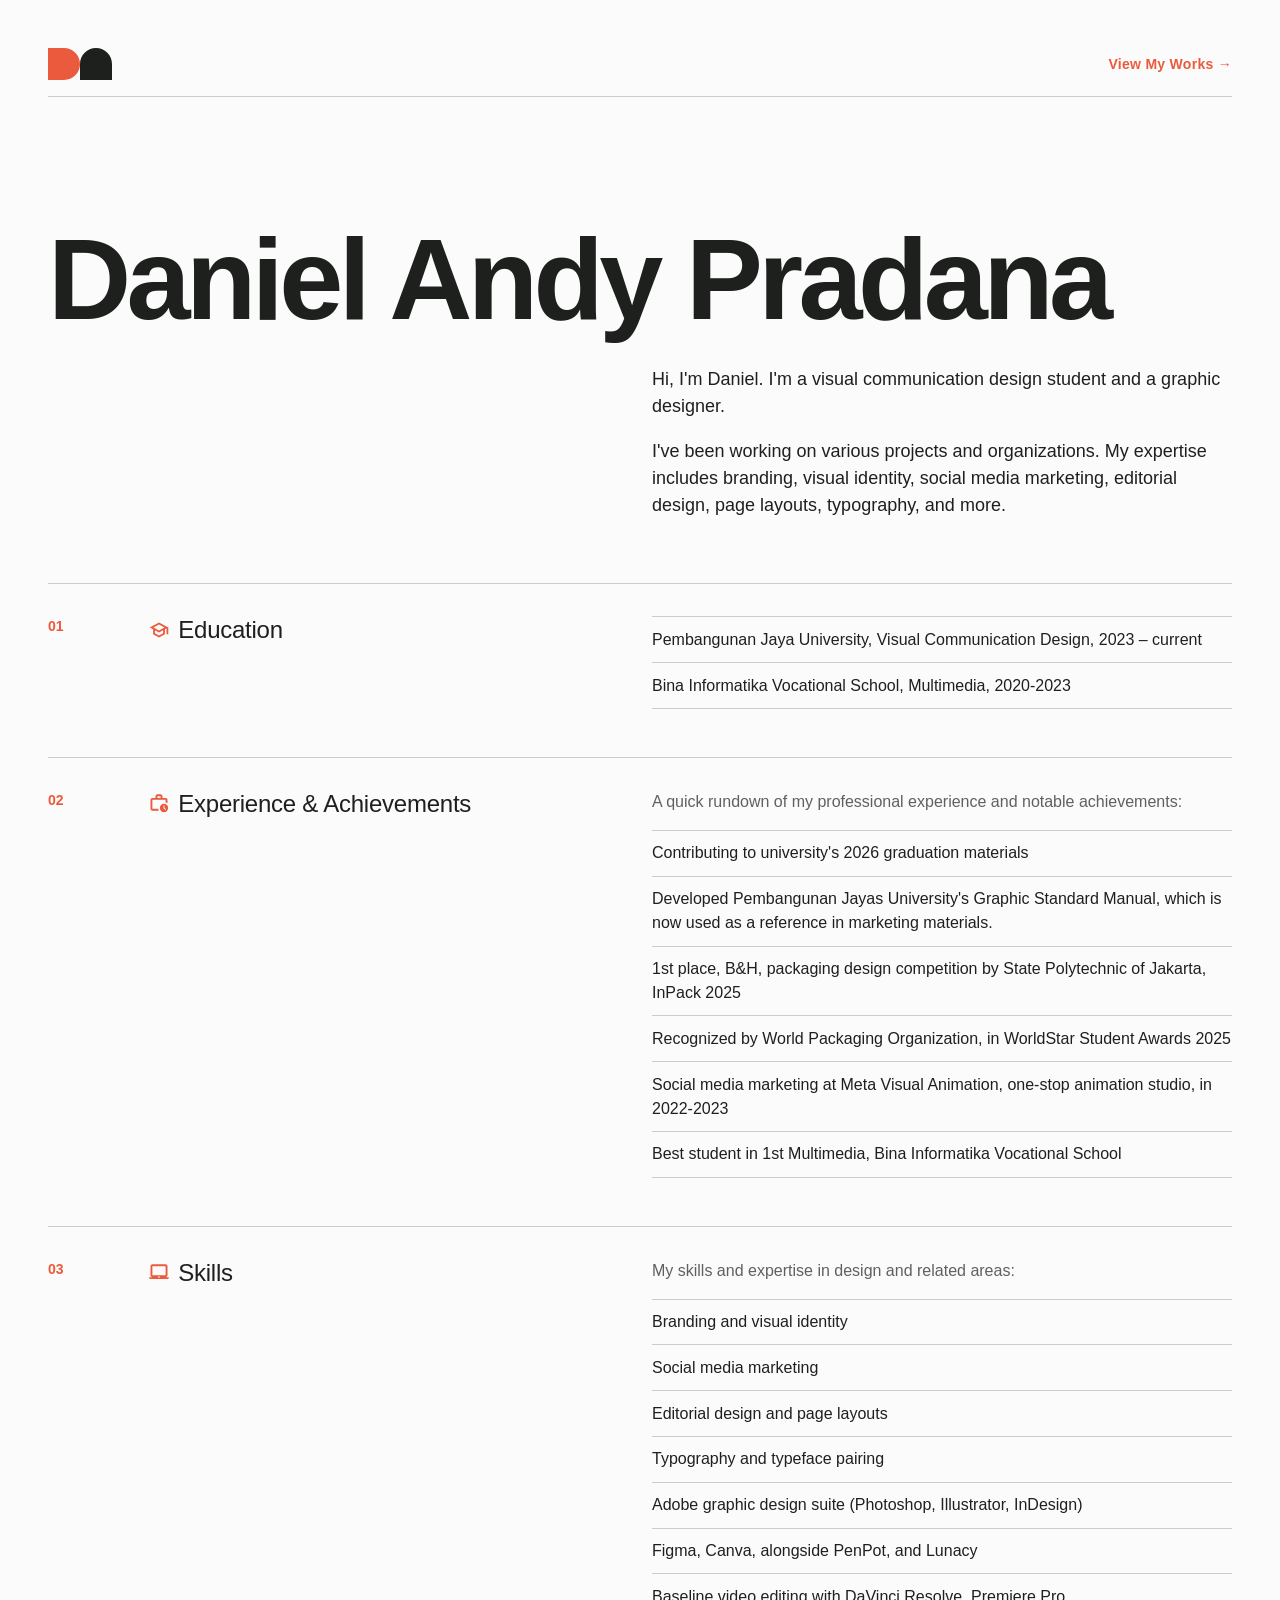
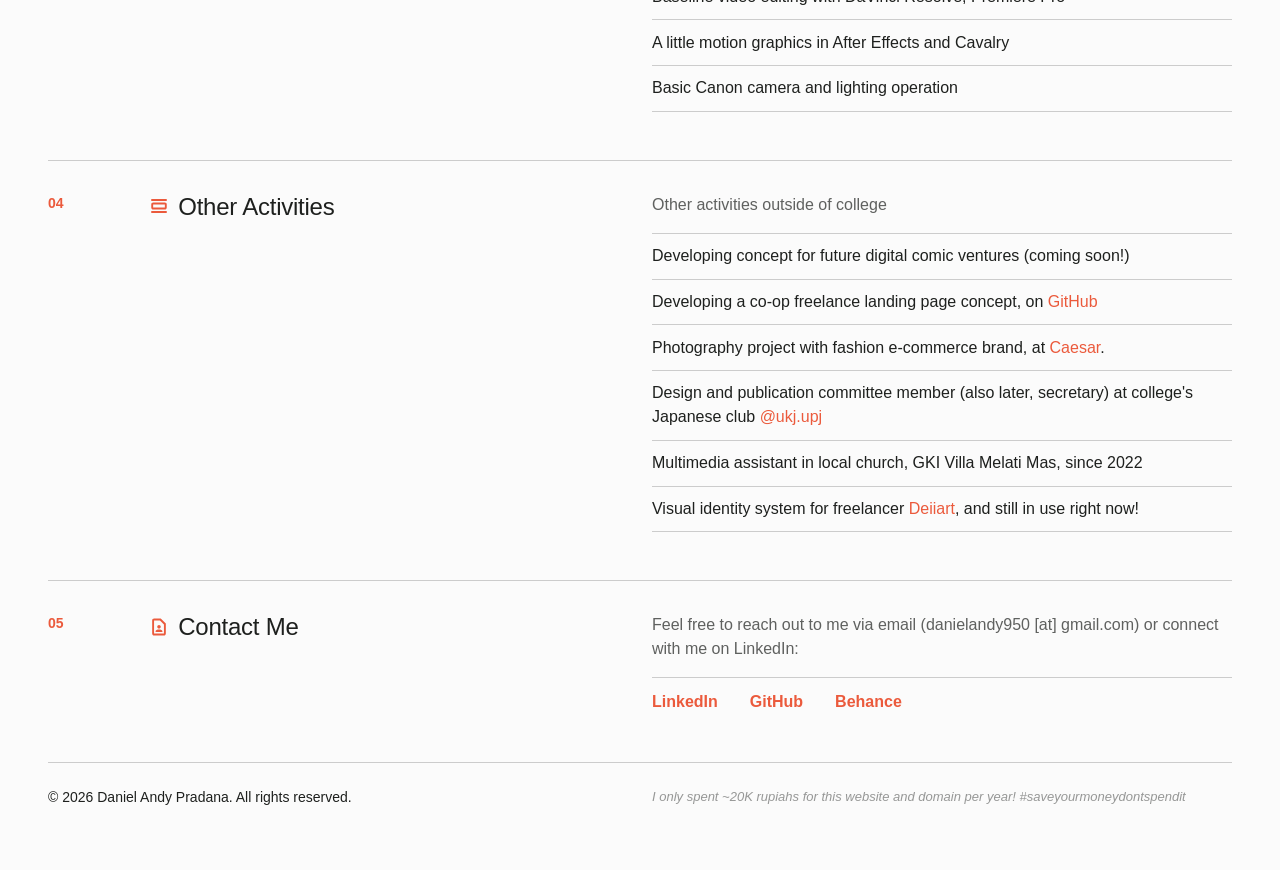
<file: index.html>
<!DOCTYPE html>
<html lang="en">
<head>
    <meta charset="UTF-8">
    <meta name="viewport" content="width=device-width, initial-scale=1.0">
    <meta name="description" content="Hi, I'm Daniel Andy Pradana, a visual communication design student and graphic designer. Explore my education, experience, skills, and other activities. Connect with me via email or LinkedIn.">
    <meta name="keywords" content="Daniel Andy Pradana, visual communication design, graphic designer, branding, visual identity, social media marketing, editorial design, page layouts, typography, Adobe Photoshop, Adobe Illustrator, Adobe InDesign, Figma, Canva, PenPot, Lunacy, DaVinci Resolve, Premiere Pro, After Effects, Cavalry">
    <meta name="author" content="Daniel Andy Pradana">
    <meta name="robots" content="index, follow">
    <meta property="og:title" content="Daniel Andy Pradana">
    <meta property="og:description" content="Hi, I'm Daniel Andy Pradana, a visual communication design student and graphic designer. Explore my education, experience, skills, and other activities. Connect with me via email or LinkedIn.">
    <meta property="og:image" content="assets/Icon-circle-white-colored.svg">
    <meta property="og:url" content="https://danielandy.my.id">
    <title>Daniel Andy Pradana</title>
    <link rel="stylesheet" href="styles.css">
    <link rel="preconnect" href="fonts.upset.dev">
    <link href="https://fonts.upset.dev/css2?family=Inter:ital,opsz,wght@0,14..32,100..900;1,14..32,100..900&display=swap" rel="stylesheet">
    <link rel="icon" href="assets/Icon-circle-white-colored.svg" type="image/svg+xml">
    <script type="text/javascript">
        (function(c,l,a,r,i,t,y){
            c[a]=c[a]||function(){(c[a].q=c[a].q||[]).push(arguments)};
            t=l.createElement(r);t.async=1;t.src="https://www.clarity.ms/tag/"+i;
            y=l.getElementsByTagName(r)[0];y.parentNode.insertBefore(t,y);
        })(window, document, "clarity", "script", "z1y5cr6a7e");
    </script>
</head>
<body>
    <header id="header">
        <div class="topbar">
            <div>
                <img src="assets/Minimal-colored.svg" class="logo logo-colored" alt="Logo">
                <img src="assets/Minimal-white.svg" class="logo logo-white" alt="Logo">
            </div>
            <a href="design-works.html" class="button">View My Works</a>
        </div>
        <div class="hero grid">
            <h1>Daniel Andy Pradana</h1>
            <div class="hero-text">
                <p>Hi, I'm Daniel. I'm a visual communication design student and a graphic designer.</p>
                <p>I've been working on various projects and organizations. My expertise includes branding, visual identity, social media marketing, editorial design, page layouts, typography, and more.</p>
            </div>
        </div>
    </header>

    <main class="main-content">
    <section id="education" class="section grid">
        <span class="section-index">01</span>
        <div class="section-header">
            <img src="assets/icons/school.svg" alt="Education Icon" class="icon">
            <h2>Education</h2>
        </div>
        <div class="section-body">
            <ul>
                <li>Pembangunan Jaya University, Visual Communication Design, 2023 – current</li>
                <li>Bina Informatika Vocational School, Multimedia, 2020-2023</li>
            </ul>
        </div>
    </section>
    <section id="experience" class="section grid">
        <span class="section-index">02</span>
        <div class="section-header">
            <img src="assets/icons/work_history.svg" alt="Experience Icon" class="icon">
            <h2>Experience & Achievements</h2>
        </div>
        <div class="section-body">
            <p>A quick rundown of my professional experience and notable achievements:</p>
            <ul>
                <li>Contributing to university's 2026 graduation materials</li>
                <li>Developed Pembangunan Jayas University's Graphic Standard Manual, which is now used as a reference in marketing materials.</li>
                <li>1st place, B&H, packaging design competition by State Polytechnic of Jakarta, InPack 2025</li>
                <li>Recognized by World Packaging Organization, in WorldStar Student Awards 2025</li>
                <li>Social media marketing at Meta Visual Animation, one-stop animation studio, in 2022-2023</li>
                <li>Best student in 1st Multimedia, Bina Informatika Vocational School</li>
            </ul>
        </div>
    </section>
    <section id="skills" class="section grid">
        <span class="section-index">03</span>
        <div class="section-header">
            <img src="assets/icons/laptop_mac.svg" alt="Skills Icon" class="icon">
            <h2>Skills</h2>
        </div>
        <div class="section-body">
            <p>My skills and expertise in design and related areas:</p>
            <ul>
                <li>Branding and visual identity</li>
                <li>Social media marketing</li>
                <li>Editorial design and page layouts</li>
                <li>Typography and typeface pairing</li>
                <li>Adobe graphic design suite (Photoshop, Illustrator, InDesign)</li>
                <li>Figma, Canva, alongside PenPot, and Lunacy</li>
                <li>Baseline video editing with DaVinci Resolve, Premiere Pro</li>
                <li>A little motion graphics in After Effects and Cavalry</li>
                <li>Basic Canon camera and lighting operation</li>
            </ul>
        </div>
    </section>
    <section id="other-activities" class="section grid">
        <span class="section-index">04</span>
        <div class="section-header">
            <img src="assets/icons/view_day.svg" alt="Other Activities Icon" class="icon">
            <h2>Other Activities</h2>
        </div>
        <div class="section-body">
            <p>Other activities outside of college</p>
            <ul>
                <li>Developing concept for future digital comic ventures (coming soon!)</li>
                <li>Developing a co-op freelance landing page concept, on <a href="https://github.com/danielandy/deiiart" target="_blank">GitHub</a></li>
                <li>Photography project with fashion e-commerce brand, at <a href="https://www.linkedin.com/company/agencycaesar" target="_blank">Caesar</a>.</li>
                <li>Design and publication committee member (also later, secretary) at college's Japanese club <a href="https://instagram.com/ukj.upj" target="_blank">@ukj.upj</a></li>
                <li>Multimedia assistant in local church, GKI Villa Melati Mas, since 2022</li>
                <li>Visual identity system for freelancer <a href="https://deiiart.cardd.co" target="_blank">Deiiart</a>, and still in use right now!</li>
            </ul>
        </div>
    </section>
    <section id="contact" class="section grid">
        <span class="section-index">05</span>
        <div class="section-header">
            <img src="assets/icons/contact_page.svg" alt="Contact Icon" class="icon">
            <h2>Contact Me</h2>
        </div>
        <div class="section-body">
            <p>Feel free to reach out to me via email (danielandy950 [at] gmail.com) or connect with me on LinkedIn:</p>
            <div class="contact-links">
                <div id="linkedin">
                    <p><a href="https://www.linkedin.com/in/danielanpra" target="_blank">LinkedIn</a></p>
                </div>
                <div id="github">
                    <p><a href="https://github.com/danielandy" target="_blank">GitHub</a></p>
                </div>
                <div id="Behance">
                    <p><a href="https://www.behance.net/danielpradana" target="_blank">Behance</a></p>
                </div>
            </div>
        </div>
    </section>
    </main>
    <footer class="grid">
        <p>&copy; 2026 Daniel Andy Pradana. All rights reserved.</p>
        <p style="font-style: italic; opacity: 45%; font-size: small;">I only spent ~20K rupiahs for this website and domain per year! #saveyourmoneydontspendit</p>
    </footer>
    <script>
        // Smooth scroll to top ahaha
        document.querySelector('a[href="#header"]').addEventListener('click', function(e) {
            e.preventDefault();
            window.scrollTo({ top: 0, behavior: 'smooth' });
        });
        // Can't click lol? 
        document.addEventListener('contextmenu', e => e.preventDefault());
    </script>
</body>
</html>
</file>
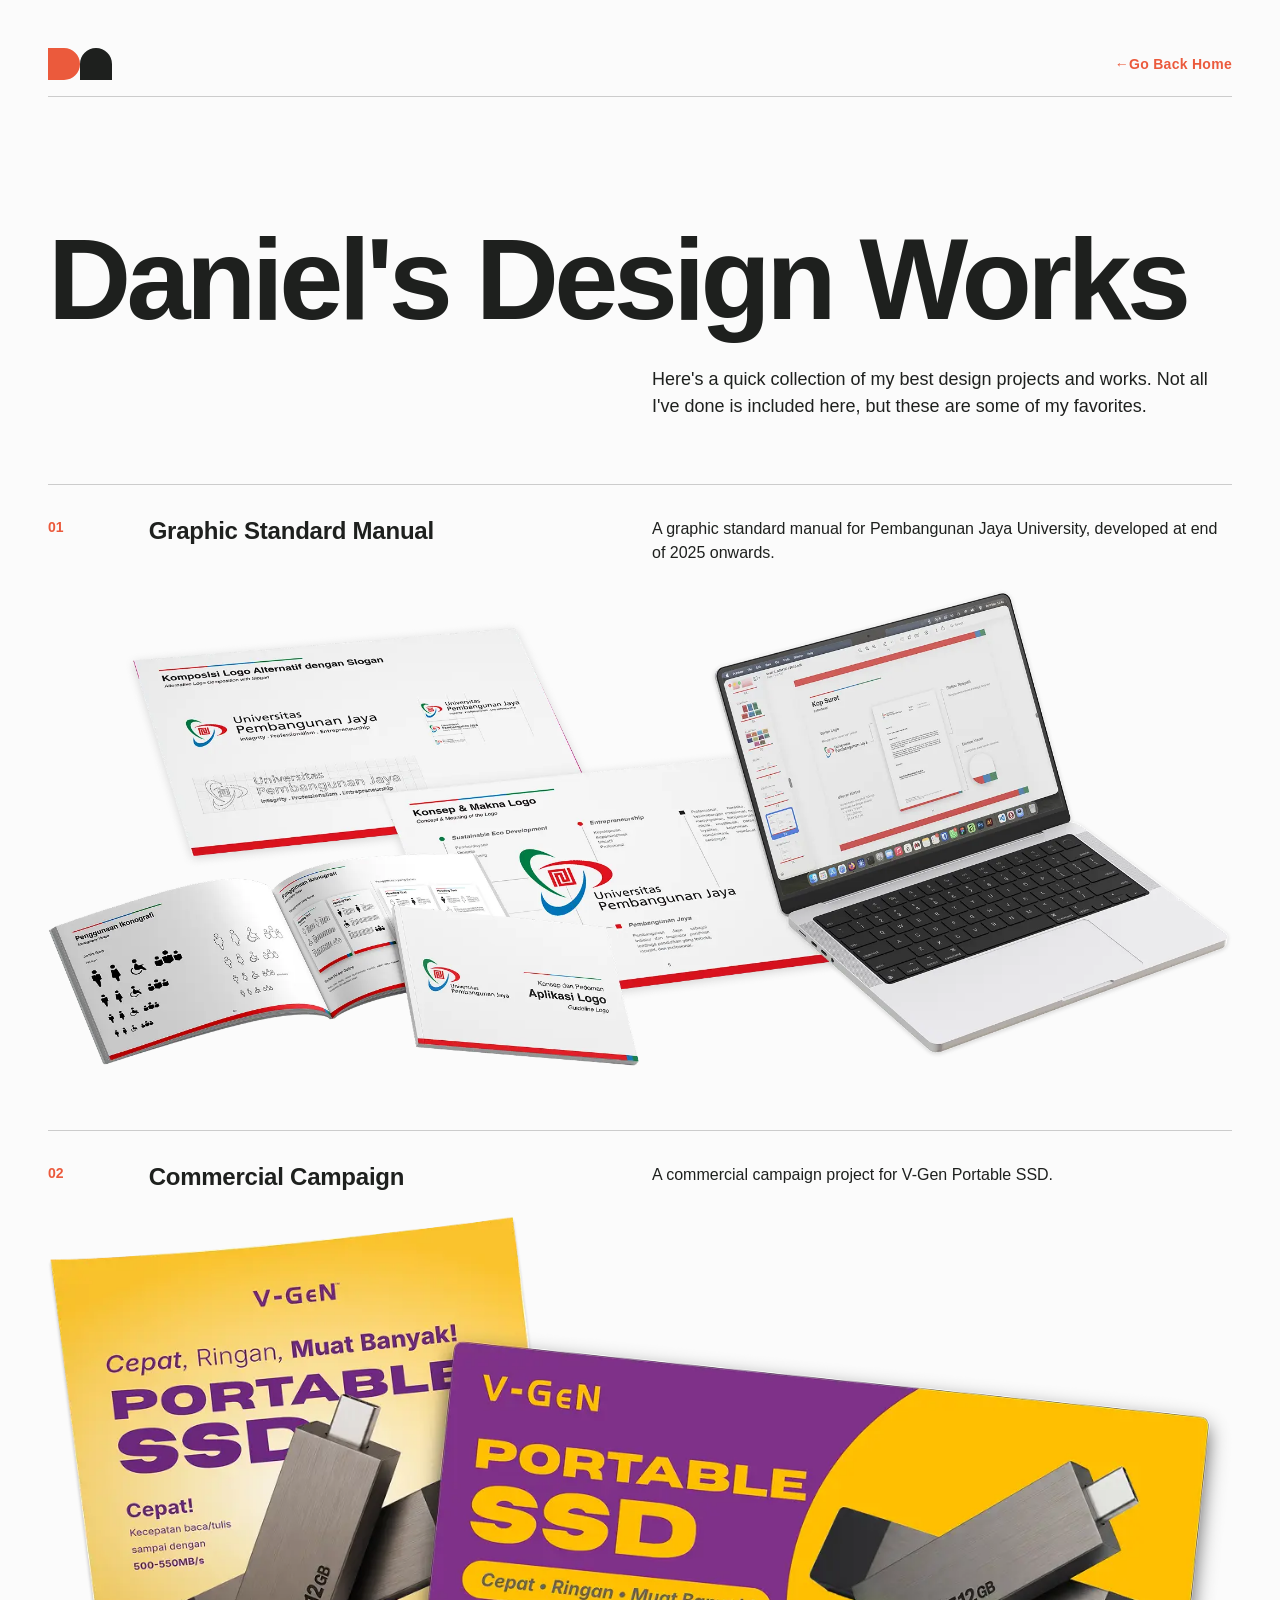
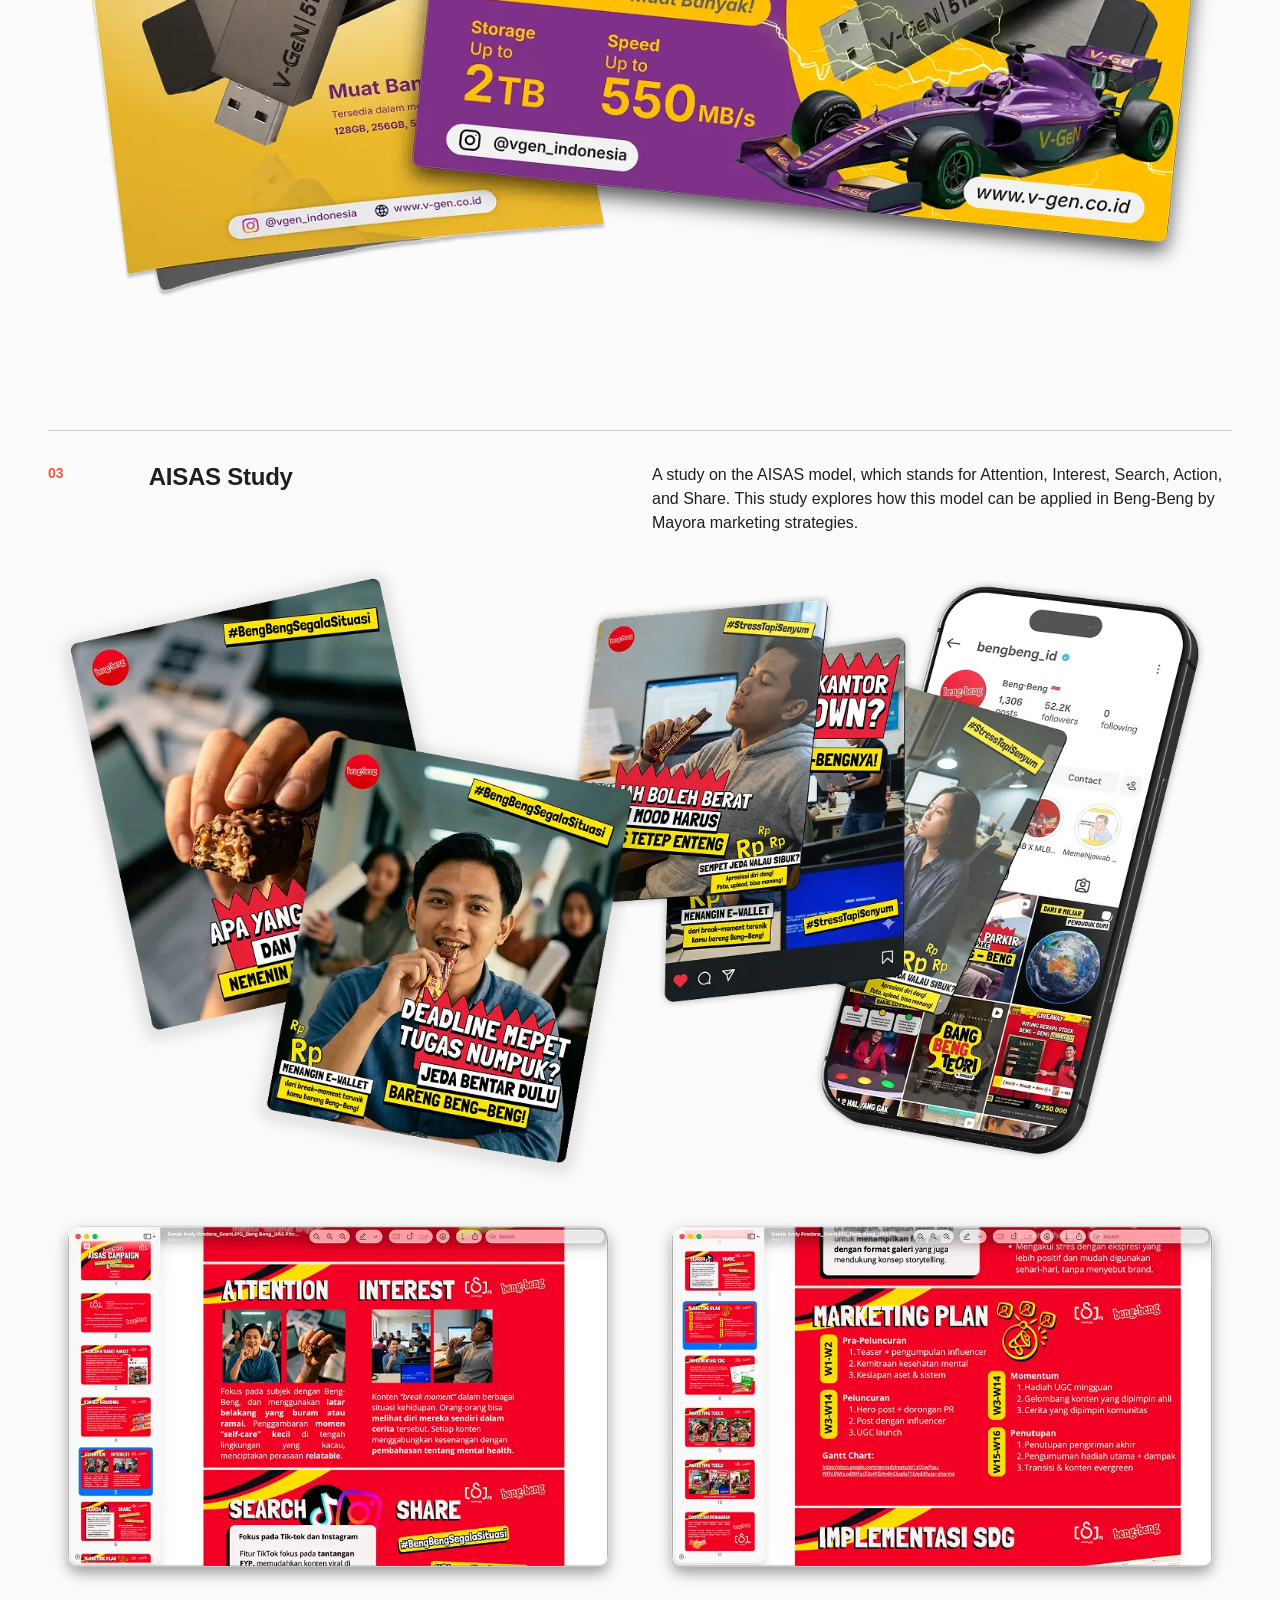
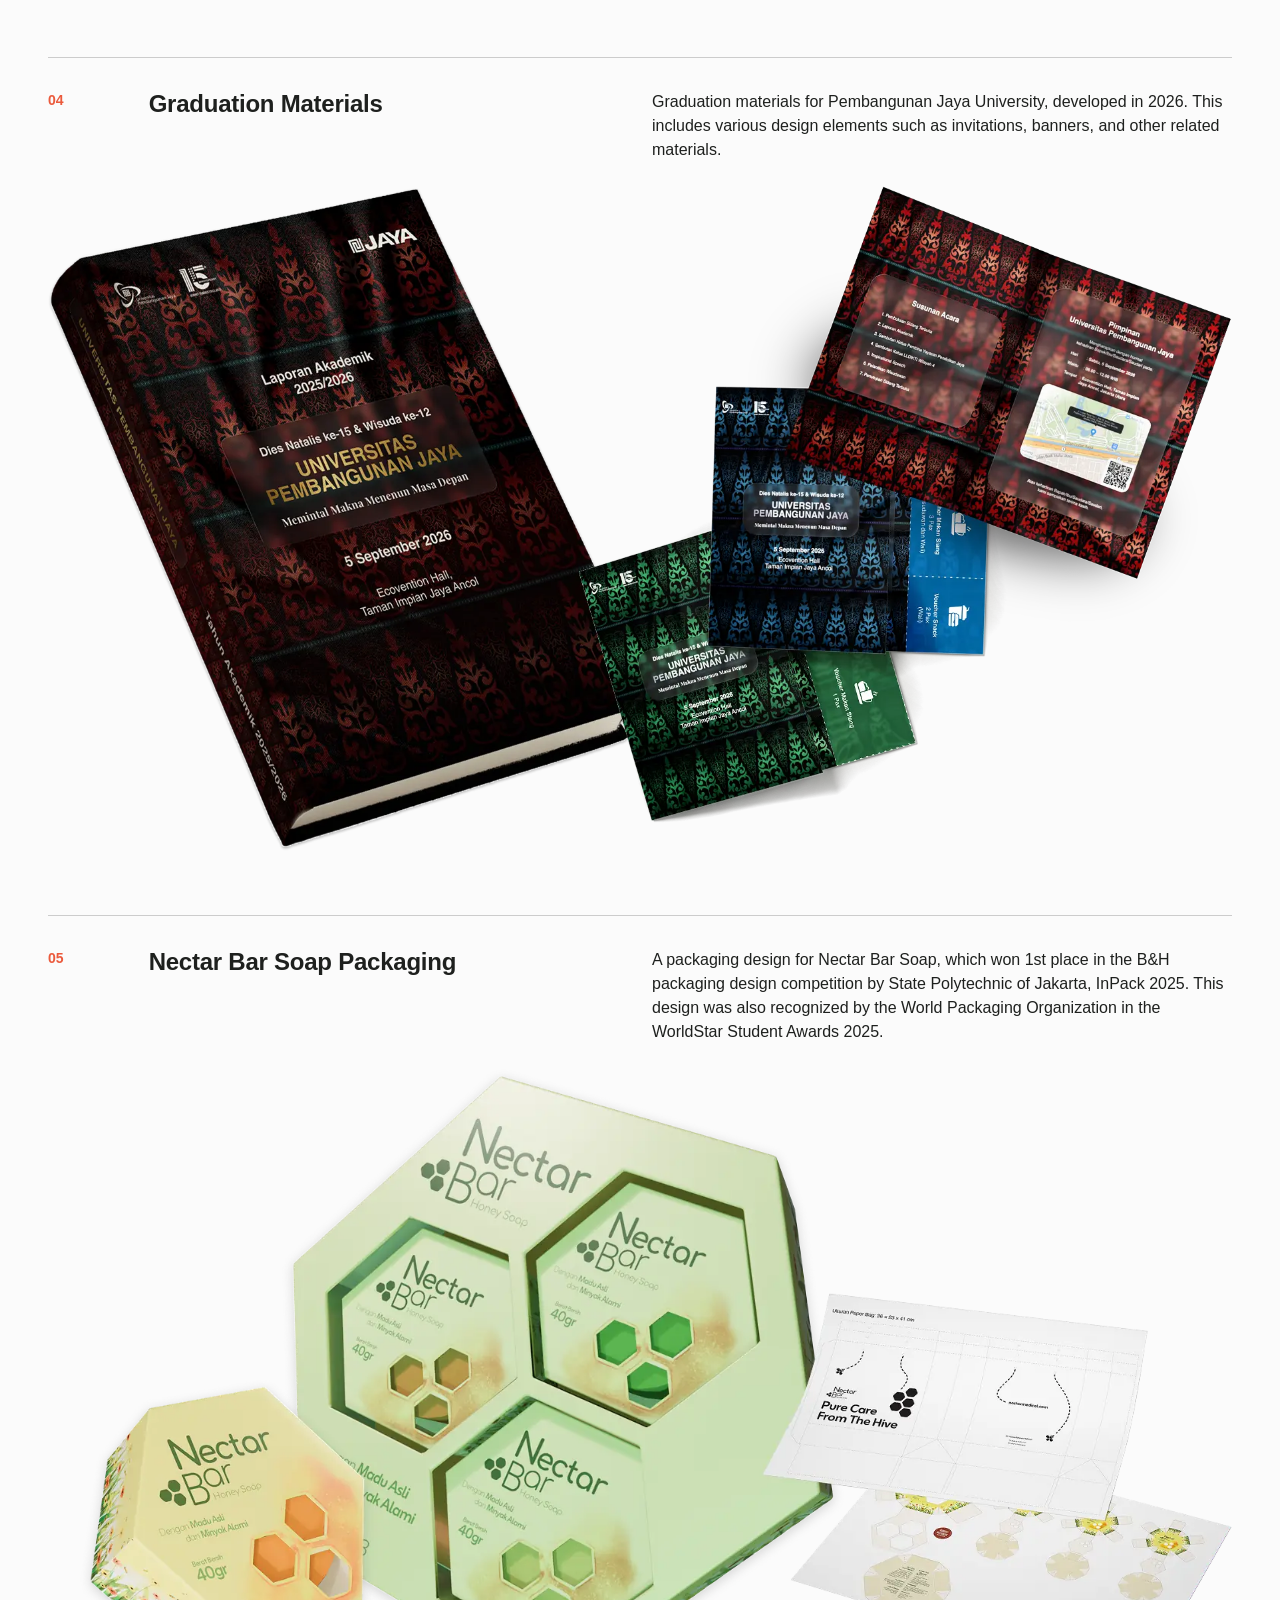
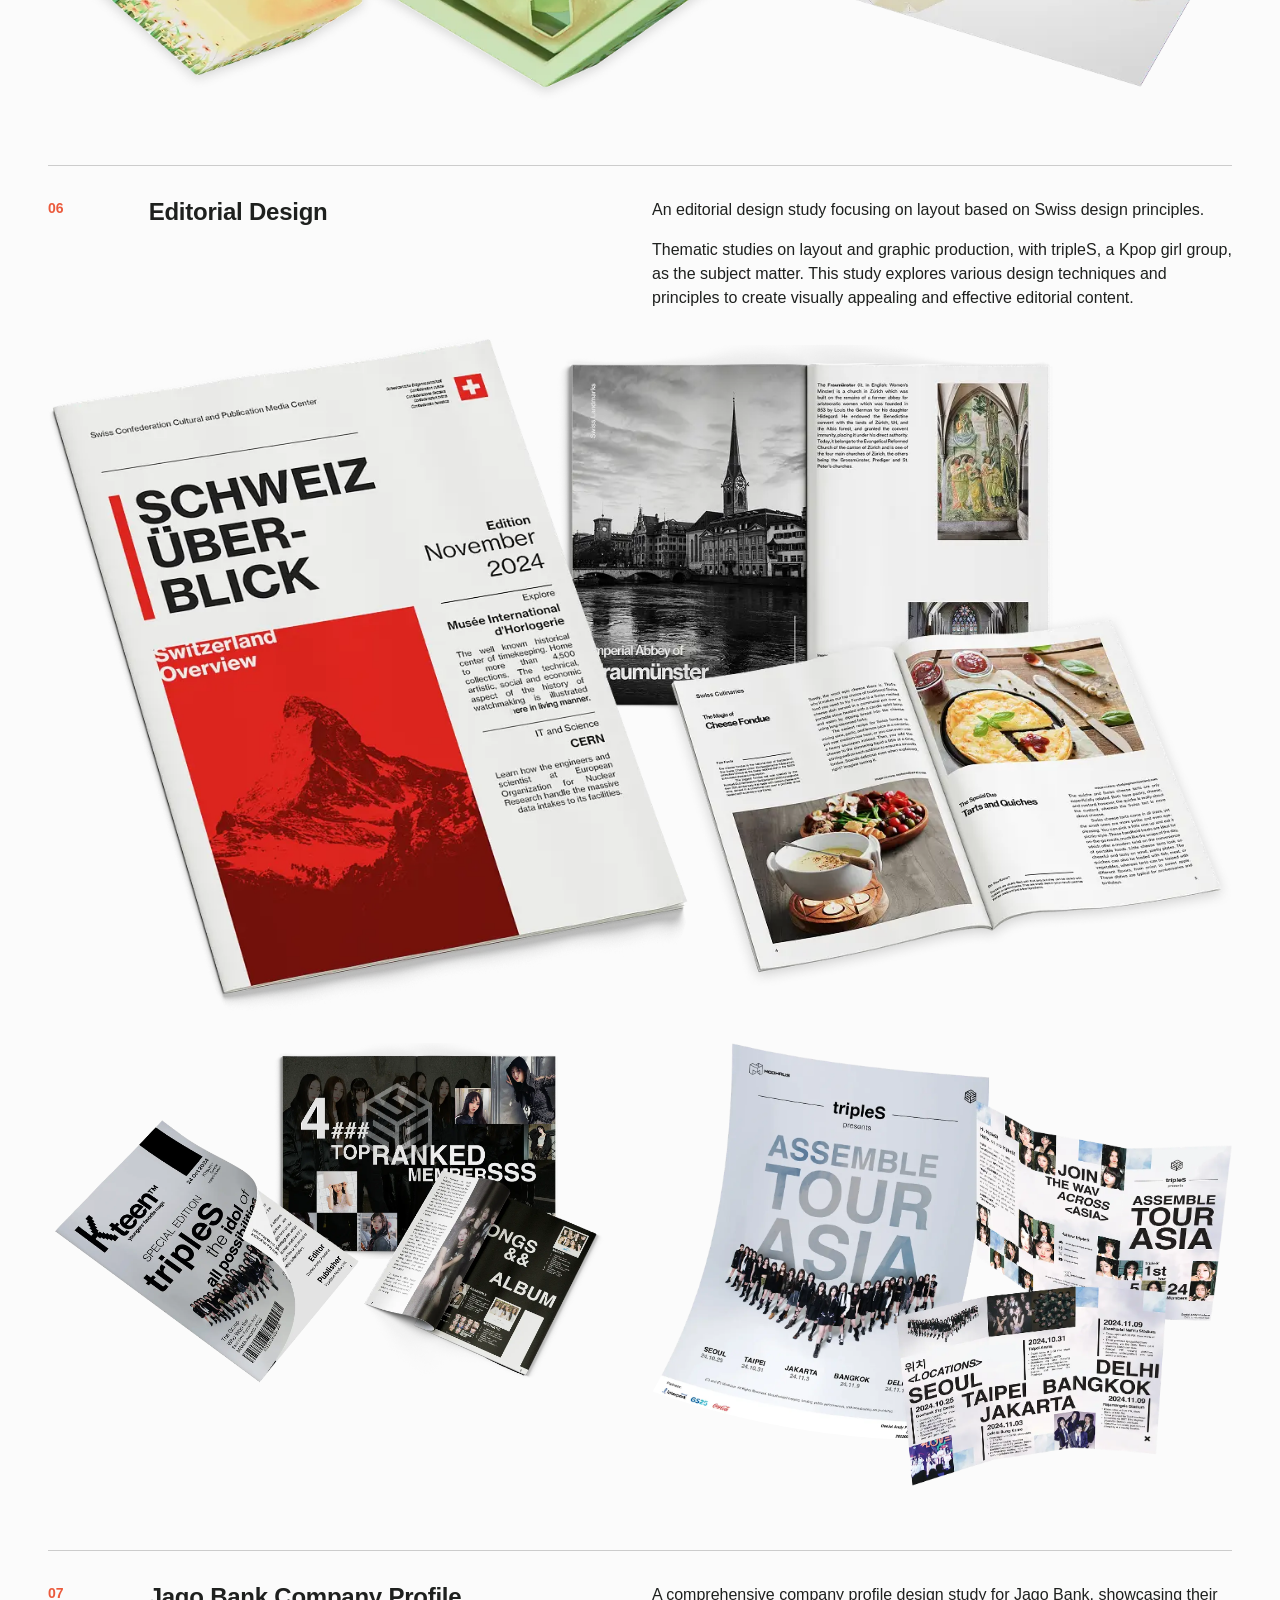
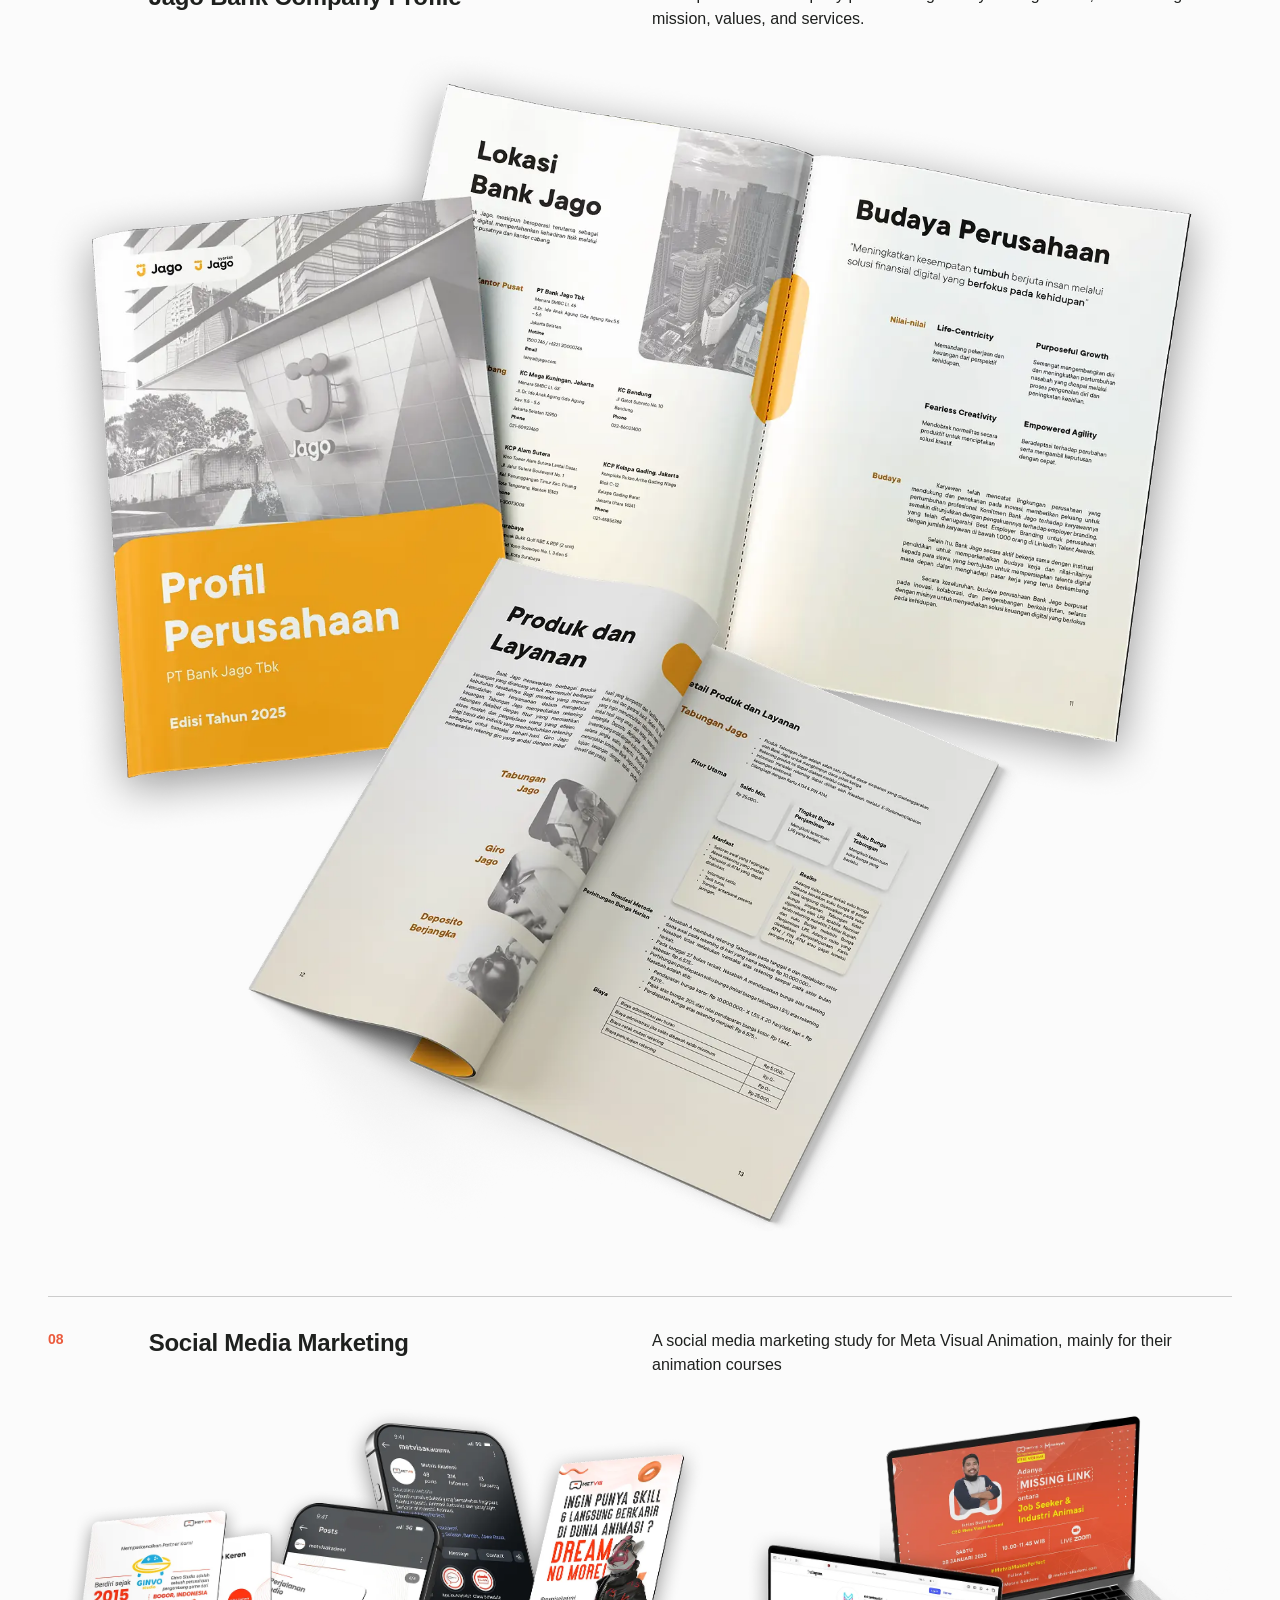
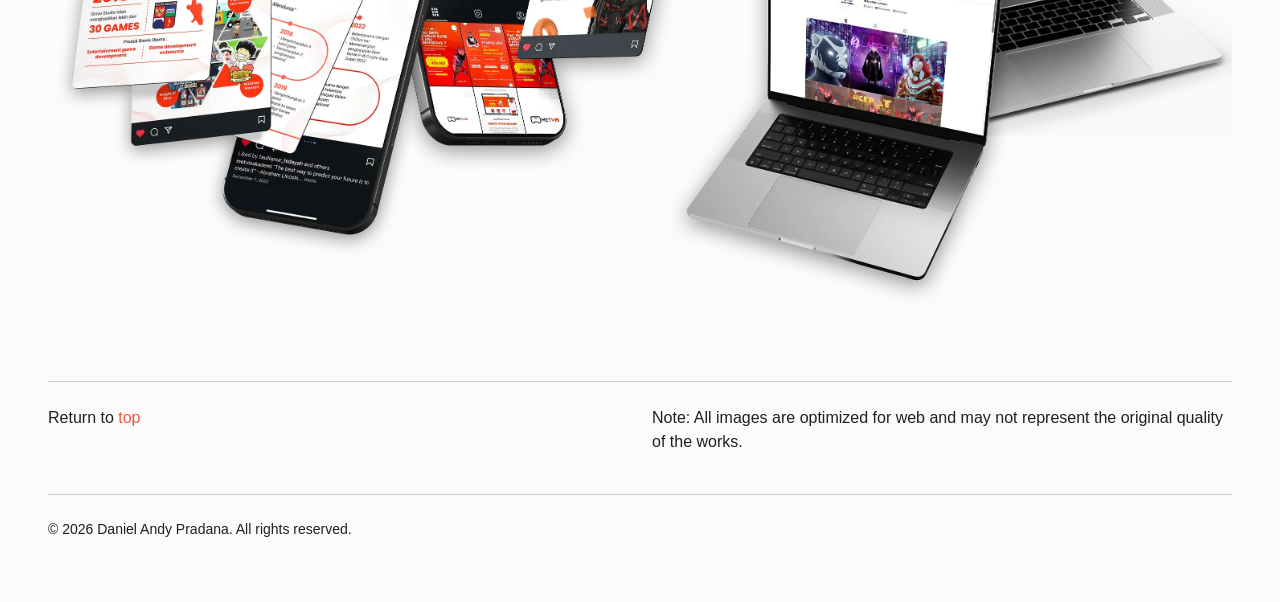
<file: design-works.html>
<!DOCTYPE html>
<html lang="en">
<head>
    <meta charset="UTF-8">
    <meta name="viewport" content="width=device-width, initial-scale=1.0">
    <meta name="description" content="A collection of design works and projects by Daniel Andy Pradana, a visual communication design student and graphic designer. Explore my best works in branding, visual identity, social media marketing, editorial design, and more.">
    <meta name="keywords" content="Daniel Andy Pradana, design works, graphic design, branding, visual identity, social media marketing, editorial design, page layouts, typography, Adobe Photoshop, Adobe Illustrator, Adobe InDesign, Figma, Canva, PenPot, Lunacy, DaVinci Resolve, Premiere Pro, After Effects, Cavalry">
    <meta name="author" content="Daniel Andy Pradana">
    <meta name="robots" content="index, follow">
    <meta property="og:title" content="Daniel Andy Pradana | Design Works">
    <meta property="og:description" content="A collection of design works and projects by Daniel Andy Pradana, a visual communication design student and graphic designer. Explore my best works in branding, visual identity, social media marketing, editorial design, and more.">
    <meta property="og:image" content="assets/Icon-circle-white-colored.svg">
    <meta property="og:url" content="https://danielandy.my.id/design-works.html">
    <title>Daniel Andy Pradana | Design Works</title>
    <link rel="stylesheet" href="styles.css">
    <link rel="preconnect" href="fonts.upset.dev">
    <link href="https://fonts.upset.dev/css2?family=Inter:ital,opsz,wght@0,14..32,100..900;1,14..32,100..900&display=swap" rel="stylesheet">
    <link rel="icon" href="assets/Icon-circle-white-colored.svg" type="image/svg+xml">
    <script type="text/javascript">
        (function(c,l,a,r,i,t,y){
            c[a]=c[a]||function(){(c[a].q=c[a].q||[]).push(arguments)};
            t=l.createElement(r);t.async=1;t.src="https://www.clarity.ms/tag/"+i;
            y=l.getElementsByTagName(r)[0];y.parentNode.insertBefore(t,y);
        })(window, document, "clarity", "script", "z1y5cr6a7e");
    </script>
</head>
<body>
    <header id="header">
        <div class="topbar">
            <div>
                <img src="assets/Minimal-colored.svg" class="logo logo-colored" alt="Logo">
                <img src="assets/Minimal-white.svg" class="logo logo-white" alt="Logo">
            </div>
            <a href="index.html" class="button back">Go Back Home</a>
        </div>
        <div class="hero grid">
            <h1>Daniel's Design Works</h1>
            <div class="hero-text">
                <p>Here's a quick collection of my best design projects and works. Not all I've done is included here, but these are some of my favorites.</p>
            </div>
        </div>
    </header>

    <main class="design-works">
        <section id="Graphic-Standard-Manual" class="work grid">
            <span class="section-index">01</span>
            <h2 class="bold">Graphic Standard Manual</h2>
            <div class="portfolio-desc">
                <p>A graphic standard manual for Pembangunan Jaya University, developed at end of 2025 onwards.</p>
            </div>
            <div class="work-media">
                <img src="assets/portfolios/optim/gsm.webp" alt="Graphic Standard Manual Image">
            </div>
        </section>
        <section id="commercial-campaign" class="work grid">
            <span class="section-index">02</span>
            <h2 class="bold">Commercial Campaign</h2>
            <div class="portfolio-desc">
                <p>A commercial campaign project for V-Gen Portable SSD.</p>
            </div>
            <div class="work-media">
                <img src="assets/portfolios/optim/vgen-study.webp" alt="Commercial Campaign Image" loading="lazy">
            </div>
        </section>
        <section id="aisas-study" class="work grid">
            <span class="section-index">03</span>
            <h2 class="bold">AISAS Study</h2>
            <div class="portfolio-desc">
                <p>A study on the AISAS model, which stands for Attention, Interest, Search, Action, and Share. This study explores how this model can be applied in Beng-Beng by Mayora marketing strategies.</p>
            </div>
            <div class="work-media">
                <img src="assets/portfolios/optim/aisas-bengbeng-study.webp" alt="AISAS Study Image" loading="lazy">
            </div>
            <div class="work-media pair">
                <img src="assets/portfolios/optim/aisas1.webp" alt="AISAS Study Image 2" loading="lazy">
                <img src="assets/portfolios/optim/aisas2.webp" alt="AISAS Study Image 3" loading="lazy">
            </div>
        </section>
        <section id="graduation-materials" class="work grid">
            <span class="section-index">04</span>
            <h2 class="bold">Graduation Materials</h2>
            <div class="portfolio-desc">
                <p>Graduation materials for Pembangunan Jaya University, developed in 2026. This includes various design elements such as invitations, banners, and other related materials.</p>
            </div>
            <div class="work-media">
                <img src="assets/portfolios/optim/graduation.webp" alt="Graduation Materials Image" loading="lazy">
            </div>
        </section>
        <section id="packaging-award" class="work grid">
            <span class="section-index">05</span>
            <h2 class="bold">Nectar Bar Soap Packaging</h2>
            <div class="portfolio-desc">
                <p>A packaging design for Nectar Bar Soap, which won 1st place in the B&H packaging design competition by State Polytechnic of Jakarta, InPack 2025. This design was also recognized by the World Packaging Organization in the WorldStar Student Awards 2025.</p>
            </div>
            <div class="work-media">
                <img src="assets/portfolios/optim/nectar-bar.webp" alt="Nectar Bar Soap Packaging Image" loading="lazy">
            </div>
        </section>
        <section id="editorial" class="work grid">
            <span class="section-index">06</span>
            <h2 class="bold">Editorial Design</h2>
            <div class="portfolio-desc">
                <p>An editorial design study focusing on layout based on Swiss design principles.</p>
                <p>Thematic studies on layout and graphic production, with tripleS, a Kpop girl group, as the subject matter. This study explores various design techniques and principles to create visually appealing and effective editorial content.</p>
            </div>
            <div class="work-media">
                <img src="assets/portfolios/optim/editorial-study.webp" alt="Editorial Design Image" loading="lazy">
            </div>
            <div class="work-media pair">
                <img src="assets/portfolios/optim/triples-editorial-study.webp" alt="Editorial Design Image TripleS" loading="lazy">
                <img src="assets/portfolios/optim/triples-promotion-study.webp" alt="Editorial Design Image 2" loading="lazy">
            </div>
        </section>
        <section id="company-profile" class="work grid">
            <span class="section-index">07</span>
            <h2 class="bold">Jago Bank Company Profile</h2>
            <div class="portfolio-desc">
                <p>A comprehensive company profile design study for Jago Bank, showcasing their mission, values, and services.</p>
            </div>
            <div class="work-media">
                <img src="assets/portfolios/optim/company-profile-study.webp" alt="Company Profile Design Image" loading="lazy">
            </div>
        </section>
        <section id="social-media-marketing" class="work grid">
            <span class="section-index">08</span>
            <h2 class="bold">Social Media Marketing</h2>
            <div class="portfolio-desc">
                <p>A social media marketing study for Meta Visual Animation, mainly for their animation courses</p>
            </div>
            <div class="work-media">
                <img src="assets/portfolios/optim/metvis.webp" alt="Social Media Marketing Image" loading="lazy">
            </div>
        </section>
    </main>
    <div class="page-notes grid">
        <p>Return to <a href="#header">top</a></p>
        <p>Note: All images are optimized for web and may not represent the original quality of the works.</p>
    </div>
    <footer class="grid">
        <p>&copy; 2026 Daniel Andy Pradana. All rights reserved.</p>
    </footer>
    <script>
        // Smooth scroll to top ahaha
        document.querySelector('a[href="#header"]').addEventListener('click', function(e) {
            e.preventDefault();
            window.scrollTo({ top: 0, behavior: 'smooth' });
        });
        // Can't click lol? 
        document.addEventListener('contextmenu', e => e.preventDefault());
    </script>
</body>
</html>
</file>
<file: styles.css>
/*
 * Swiss / International Typographic Style layout.
 * 12-column grid, flush-left ragged-right text, hairline rules,
 * numbered sections and a strong type scale. Fonts and colours unchanged.
 */

:root {
    --bg: #fbfbfb;
    --fg: #1e201e;
    --heading: #1e201e;
    --accent: #eb5a3c;
    --rule: #ccc;
    --gutter: 1.5rem;
    --margin: clamp(1rem, 4vw, 3rem);
}

@media (prefers-color-scheme: dark) {
    :root {
        --bg: #1e201e;
        --fg: #fbfbfb;
        --heading: #fbfbfb;
        --rule: #fbfbfb;
    }
}

* {
    box-sizing: border-box;
}

html {
    background-color: var(--bg);
    color: var(--fg);
}

body {
    font-family: "Inter", "Helvetica Neue", Helvetica, Arial, sans-serif;
    line-height: 1.5;
    max-width: 1280px;
    margin: 0 auto;
    padding: var(--margin);
    background-color: var(--bg);
    color: var(--fg);
}

h1, h2, h3 {
    color: var(--heading);
    margin: 0;
}

p {
    margin: 0 0 1em;
}

a {
    color: #eb5a3c;
    text-decoration: none;
}

a:hover {
    text-decoration: underline;
}

img {
    display: block;
    max-width: 100%;
    height: auto;
}

hr {
    border: none;
    border-top: 1px solid var(--rule);
    margin: 0;
}

.bold {
    font-weight: 600;
}

/* ---------- Grid ---------- */

.grid {
    display: grid;
    grid-template-columns: repeat(12, minmax(0, 1fr));
    column-gap: var(--gutter);
}

/* ---------- Top bar ---------- */

.topbar {
    display: flex;
    justify-content: space-between;
    align-items: center;
    padding-bottom: 1rem;
    border-bottom: 1px solid var(--rule);
}

.logo {
    height: 2rem;
    width: auto;
    max-width: none;
}

.logo-white {
    display: none;
}

@media (prefers-color-scheme: dark) {
    .logo-colored {
        display: none;
    }

    .logo-white {
        display: block;
    }
}

.button {
    font-weight: 600;
    font-size: 0.875rem;
    letter-spacing: 0.02em;
}

.button::after {
    content: " \2192";
}

.button.back::after {
    content: none;
}

.button.back::before {
    content: "\2190 ";
}

/* ---------- Hero ---------- */

.hero {
    padding: clamp(3rem, 10vw, 8rem) 0 clamp(2rem, 6vw, 4rem);
    row-gap: 2rem;
}

.hero h1 {
    grid-column: 1 / -1;
    font-size: clamp(2.75rem, 9vw, 7.5rem);
    font-weight: 700;
    line-height: 0.95;
    letter-spacing: -0.04em;
}

.hero-text {
    grid-column: 7 / -1;
    font-size: 1.125rem;
}

.hero-text p:last-child {
    margin-bottom: 0;
}

/* ---------- Numbered sections ---------- */

.section {
    border-top: 1px solid var(--rule);
    padding: 2rem 0 3rem;
    row-gap: 1rem;
}

.section-index {
    grid-column: 1 / span 1;
    font-size: 0.875rem;
    font-weight: 600;
    font-variant-numeric: tabular-nums;
    color: #eb5a3c;
}

.section-header {
    grid-column: 2 / span 4;
    display: flex;
    align-items: flex-start;
    gap: 0.6rem;
}

.section-header .icon {
    width: 1.25rem;
    height: 1.25rem;
    margin-top: 0.2rem;
    flex-shrink: 0;
}

section h2 {
    font-size: 1.5rem;
    font-weight: 500;
    line-height: 1.2;
    letter-spacing: -0.01em;
}

.section-body {
    grid-column: 7 / -1;
}

.section-body > p {
    opacity: 0.7;
}

/* Flush-left list with hairline rules instead of bullets */
.section-body ul {
    list-style: none;
    padding: 0;
    margin: 0;
    border-top: 1px solid var(--rule);
}

.section-body li {
    padding: 0.65rem 0;
    border-bottom: 1px solid var(--rule);
}

.contact-links {
    display: flex;
    flex-wrap: wrap;
    gap: 0 2rem;
    border-top: 1px solid var(--rule);
    padding-top: 0.75rem;
}

.contact-links p {
    margin: 0;
    font-weight: 600;
}

/* ---------- Design works ---------- */

.design-works {
    display: block;
}

.work {
    border-top: 1px solid var(--rule);
    padding: 2rem 0 4rem;
    row-gap: 1.5rem;
}

.work-meta {
    display: contents;
}

.work h2 {
    grid-column: 2 / span 5;
    font-size: 1.5rem;
    font-weight: 600;
    line-height: 1.2;
    letter-spacing: -0.01em;
}

.portfolio-desc {
    grid-column: 7 / -1;
}

.portfolio-desc p,
.design-works p {
    font-weight: 200;
}

.portfolio-desc p:last-child {
    margin-bottom: 0;
}

.work-media {
    grid-column: 1 / -1;
    display: grid;
    gap: var(--gutter);
}

.work-media img {
    width: 100%;
}

.work-media.pair {
    grid-template-columns: repeat(2, minmax(0, 1fr));
}

.page-notes {
    border-top: 1px solid var(--rule);
    padding: 1.5rem 0;
}

.page-notes > * {
    grid-column: 7 / -1;
}

.page-notes > :first-child {
    grid-column: 1 / span 6;
}

/* ---------- Footer ---------- */

footer {
    border-top: 1px solid var(--rule);
    padding-top: 1.5rem;
    font-size: 0.875rem;
}

footer > :first-child {
    grid-column: 1 / span 6;
}

footer > :nth-child(2) {
    grid-column: 7 / -1;
}

/* ---------- Small screens: collapse to a single column ---------- */

@media (max-width: 768px) {
    .hero-text,
    .section-header,
    .section-body,
    .work h2,
    .portfolio-desc,
    .page-notes > *,
    .page-notes > :first-child,
    footer > :first-child,
    footer > :nth-child(2) {
        grid-column: 1 / -1;
    }

    .section-index {
        grid-column: 1 / -1;
        margin-bottom: -0.5rem;
    }

    .hero-text {
        font-size: 1rem;
    }

    .work-media.pair {
        grid-template-columns: 1fr;
    }
}
</file>
